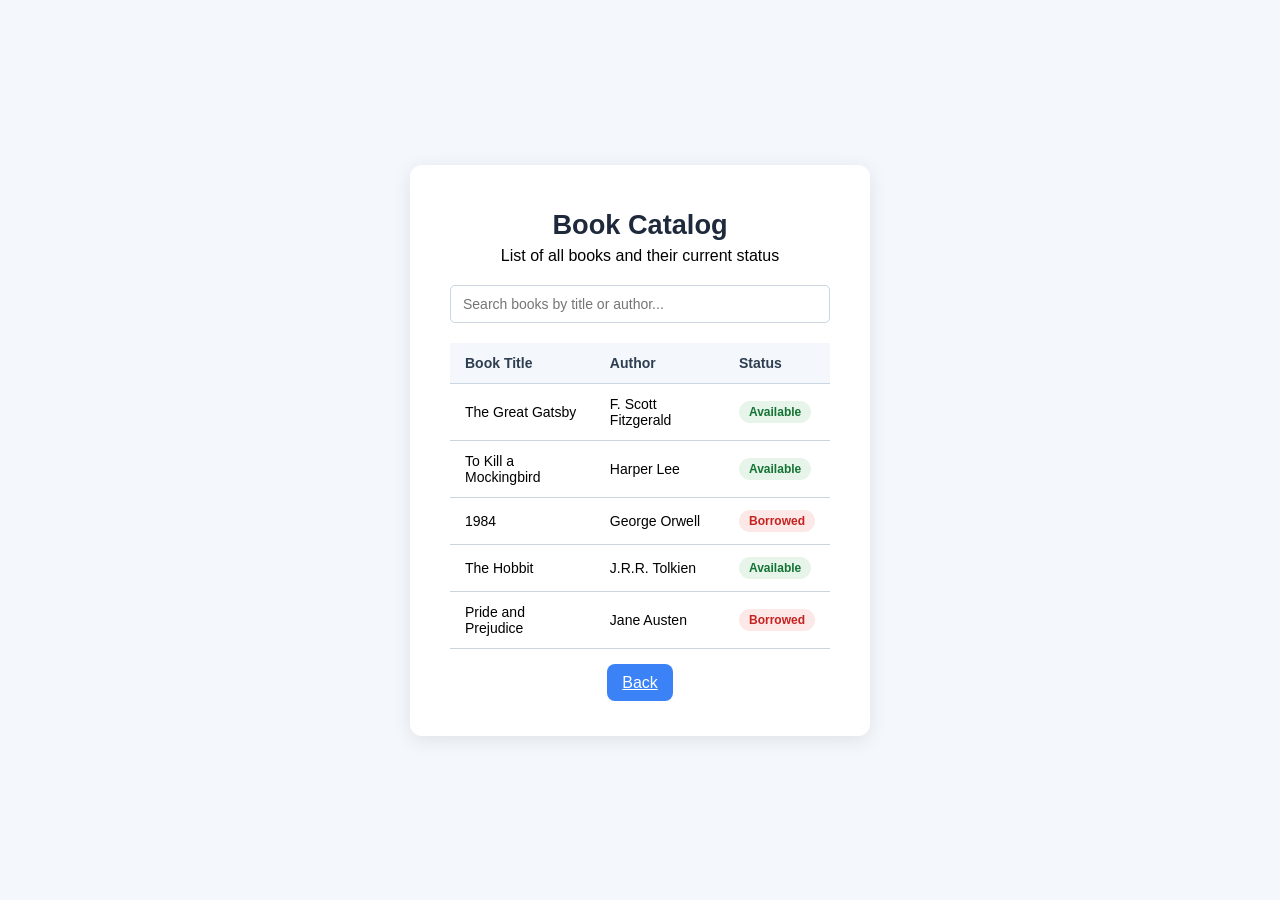
<file: view_books.html>
<html>

<head>
    <title>View Books - Online Library Management System of Nebula Institue of Technology</title>
    <link rel="stylesheet" href="css/index.css">
    <style>
        .container {
            width: 550px;
            /* Slightly wider for the table layout */
        }

        .book-table {
            width: 100%;
            border-collapse: collapse;
            margin-top: 20px;
            text-align: left;
            font-size: 14px;
        }

        .book-table th,
        .book-table td {
            padding: 12px 15px;
            border-bottom: 1px solid #cbd5e0;
        }

        .book-table th {
            background-color: #f4f7fc;
            /* Matches body background color */
            color: #2c3e50;
            /* Matches heading color */
            font-weight: bold;
        }

        .status-badge {
            display: inline-block;
            padding: 4px 10px;
            border-radius: 20px;
            /* Rounded pill style for modern look */
            font-size: 12px;
            font-weight: 600;
        }

        .status-available {
            background-color: #e6f4ea;
            /* Soft modern green */
            color: #137333;
            /* Dark green text */
        }

        .status-borrowed {
            background-color: #fce8e6;
            /* Soft modern red */
            color: #c5221f;
            /* Dark red text */
        }

        .search-box {
            margin: 20px 0 10px 0;
            width: 100%;
        }

        .search-box input {
            width: 100%;
            padding: 10px 12px;
            border: 1px solid #cbd5e0;
            border-radius: 5px;
            font-size: 14px;
            outline: none;
            transition: border-color 0.3s, box-shadow 0.3s;
            background: #fff;
            color: #2d3748;
        }

        .search-box input:focus {
            border-color: #3498db;
            box-shadow: 0 0 0 3px rgba(52, 152, 219, 0.15);
        }

        .actions {
            margin-top: 25px;
        }
    </style>
</head>

<body>
    <div class="container">
        <h1>Book Catalog</h1>
        <p>List of all books and their current status</p>

        <div class="search-box">
            <input type="text" id="searchInput" placeholder="Search books by title or author...">
        </div>

        <table class="book-table">
            <thead>
                <tr>
                    <th>Book Title</th>
                    <th>Author</th>
                    <th>Status</th>
                </tr>
            </thead>
            <tbody>
                <tr>
                    <td>The Great Gatsby</td>
                    <td>F. Scott Fitzgerald</td>
                    <td><span class="status-badge status-available">Available</span></td>
                </tr>
                <tr>
                    <td>To Kill a Mockingbird</td>
                    <td>Harper Lee</td>
                    <td><span class="status-badge status-available">Available</span></td>
                </tr>
                <tr>
                    <td>1984</td>
                    <td>George Orwell</td>
                    <td><span class="status-badge status-borrowed">Borrowed</span></td>
                </tr>
                <tr>
                    <td>The Hobbit</td>
                    <td>J.R.R. Tolkien</td>
                    <td><span class="status-badge status-available">Available</span></td>
                </tr>
                <tr>
                    <td>Pride and Prejudice</td>
                    <td>Jane Austen</td>
                    <td><span class="status-badge status-borrowed">Borrowed</span></td>
                </tr>
            </tbody>
        </table>

        <div class="actions">
            <a href="dashborad.html" class="btn">Back</a>
        </div>
    </div>

    <script>
        document.addEventListener('DOMContentLoaded', () => {
            const searchInput = document.getElementById('searchInput');
            const tableRows = document.querySelectorAll('.book-table tbody tr');

            searchInput.addEventListener('input', () => {
                const query = searchInput.value.toLowerCase().trim();

                tableRows.forEach(row => {
                    const title = row.cells[0].textContent.toLowerCase();
                    const author = row.cells[1].textContent.toLowerCase();

                    if (title.includes(query) || author.includes(query)) {
                        row.style.display = '';
                    } else {
                        row.style.display = 'none';
                    }
                });
            });
        });
    </script>
</body>

</html>
</file>
<file: css/index.css>
/* RESET */
* {
    margin: 0;
    padding: 0;
    box-sizing: border-box;
    font-family: Arial, sans-serif;
}

/* BODY FIX (IMPORTANT) */
body.dashboard-body {
    background: #f4f7fc;
    min-height: 100vh;
    display: block;
    /* ❌ remove flex center */
}

/* NAVBAR */
.navbar {
    display: flex;
    justify-content: space-between;
    align-items: center;
    padding: 15px 30px;
    background: #1e293b;
    color: white;
    position: sticky;
    top: 0;
}

.navbar-brand {
    color: white;
    text-decoration: none;
    font-size: 18px;
    font-weight: bold;
}

/* MAIN WRAPPER */
.dashboard-content {
    max-width: 1200px;
    margin: auto;
    padding: 20px;
}

/* HEADER */
.dashboard-header {
    margin: 20px 0;
}

.dashboard-header h1 {
    font-size: 28px;
    color: #1e293b;
}

.dashboard-header p {
    color: #64748b;
    margin-top: 5px;
}

/* SEARCH BAR */
.search-bar {
    display: flex;
    gap: 10px;
    margin: 20px 0;
}

.search-bar input {
    flex: 1;
    padding: 12px;
    border: 1px solid #cbd5e0;
    border-radius: 8px;
}

/* BUTTONS */
.btn {
    padding: 10px 15px;
    border-radius: 8px;
    border: none;
    cursor: pointer;
    background: #3b82f6;
    color: white;
    transition: 0.3s;
}

.btn:hover {
    background: #2563eb;
}

.btn-secondary {
    background: #64748b;
}

/* STATS GRID */
.stats-row {
    display: grid;
    grid-template-columns: repeat(4, 1fr);
    gap: 15px;
    margin: 25px 0;
}

.stat-card {
    background: white;
    padding: 15px;
    border-radius: 12px;
    box-shadow: 0 4px 10px rgba(0, 0, 0, 0.05);
}

/* QUICK ACTIONS */
.actions-grid {
    display: grid;
    grid-template-columns: repeat(5, 1fr);
    gap: 15px;
    margin: 20px 0;
}

.action-card {
    background: white;
    padding: 20px;
    text-align: center;
    border-radius: 12px;
    text-decoration: none;
    color: #1e293b;
    transition: 0.3s;
}

.action-card:hover {
    transform: translateY(-3px);
}

/* BOOK GRID */
.books-grid {
    display: grid;
    grid-template-columns: repeat(4, 1fr);
    gap: 15px;
    margin-top: 20px;
}

.book-card {
    background: white;
    border-radius: 12px;
    overflow: hidden;
    box-shadow: 0 4px 10px rgba(0, 0, 0, 0.05);
}

/* FOOTER */
.footer {
    text-align: center;
    padding: 20px;
    color: #64748b;
    margin-top: 40px;
}

/* ── AUTH BODY (login / register / index pages) ── */
body {
    background: #f4f7fc;
    min-height: 100vh;
    display: flex;
    align-items: center;
    justify-content: center;
}

.container {
    background: white;
    border-radius: 12px;
    padding: 44px 40px;
    width: 100%;
    max-width: 460px;
    box-shadow: 0 4px 20px rgba(0, 0, 0, 0.09);
    text-align: center;
}

.container h1 {
    font-size: 1.7rem;
    color: #1e293b;
    margin-bottom: 6px;
    font-weight: 700;
}

.subtitle {
    color: #64748b;
    font-size: 0.88rem;
    margin-bottom: 26px;
    display: block;
}

.logo-icon {
    width: 58px;
    height: 58px;
    background: linear-gradient(135deg, #3b82f6, #1d4ed8);
    border-radius: 14px;
    margin: 0 auto 18px;
}

.buttons {
    display: flex;
    gap: 12px;
    justify-content: center;
    margin-top: 24px;
}

.btn-secondary {
    background: #64748b;
    color: white;
}

.btn-secondary:hover {
    background: #475569;
}

/* FORMS */
form {
    text-align: left;
    margin-top: 10px;
}

.form-group {
    margin-bottom: 16px;
}

.form-group label {
    display: block;
    font-weight: 600;
    font-size: 0.82rem;
    color: #374151;
    margin-bottom: 6px;
    text-transform: uppercase;
    letter-spacing: 0.04em;
}

.form-group input,
.form-group select,
.form-group textarea {
    width: 100%;
    padding: 11px 14px;
    border: 1px solid #cbd5e0;
    border-radius: 8px;
    font-size: 0.93rem;
    color: #1e293b;
    background: #f8fafc;
    outline: none;
    transition: border-color 0.2s, box-shadow 0.2s;
    font-family: Arial, sans-serif;
}

.form-group input:focus,
.form-group select:focus,
.form-group textarea:focus {
    border-color: #3b82f6;
    background: #fff;
    box-shadow: 0 0 0 3px rgba(59, 130, 246, 0.15);
}

.form-group textarea {
    resize: vertical;
    min-height: 90px;
}

.form-row {
    display: grid;
    grid-template-columns: 1fr 1fr;
    gap: 16px;
}

.form-actions {
    display: flex;
    gap: 10px;
    margin-top: 22px;
}

.form-actions .btn,
.form-actions input[type="submit"] {
    flex: 1;
    cursor: pointer;
    border: none;
    text-align: center;
    text-decoration: none;
    padding: 12px;
    border-radius: 8px;
    font-weight: 600;
    font-size: 0.9rem;
}

.btn-back {
    background: #f1f5f9;
    color: #475569;
    border: 1px solid #cbd5e0 !important;
    text-decoration: none;
    display: inline-flex;
    align-items: center;
    justify-content: center;
}

.btn-back:hover {
    background: #e2e8f0;
}

/* ALERTS */
.alert-box {
    display: none;
    padding: 12px 16px;
    border-radius: 8px;
    margin-bottom: 18px;
    font-size: 0.88rem;
    font-weight: 500;
}

.alert-success {
    background: #d1fae5;
    color: #065f46;
    border: 1px solid #6ee7b7;
    display: block;
}

.alert-error {
    background: #fee2e2;
    color: #991b1b;
    border: 1px solid #fca5a5;
    display: block;
}

/* AUTH LINKS */
.auth-link {
    margin-top: 18px;
    font-size: 0.87rem;
    color: #64748b;
    text-align: center;
}

.auth-link a {
    color: #3b82f6;
    font-weight: 600;
    text-decoration: none;
}

.auth-link a:hover {
    text-decoration: underline;
}

.divider {
    display: flex;
    align-items: center;
    gap: 10px;
    margin: 18px 0;
    color: #94a3b8;
    font-size: 0.8rem;
}

.divider::before,
.divider::after {
    content: '';
    flex: 1;
    height: 1px;
    background: #e2e8f0;
}

/* PAGE CARD (add books / sub-pages) */
.page-card {
    background: white;
    border-radius: 12px;
    padding: 36px 40px;
    max-width: 620px;
    margin: 40px auto;
    box-shadow: 0 4px 20px rgba(0, 0, 0, 0.08);
}

.page-card h2 {
    font-size: 1.35rem;
    color: #1e293b;
    margin-bottom: 6px;
    font-weight: 700;
}

.page-sub {
    color: #64748b;
    font-size: 0.88rem;
    margin-bottom: 26px;
    display: block;
}

/* NAVBAR ACTIONS */
.navbar-actions {
    display: flex;
    align-items: center;
    gap: 10px;
}

/* RESPONSIVE */
@media (max-width: 768px) {
    .stats-row {
        grid-template-columns: repeat(2, 1fr);
    }

    .actions-grid {
        grid-template-columns: repeat(3, 1fr);
    }

    .books-grid {
        grid-template-columns: repeat(2, 1fr);
    }

    .form-row {
        grid-template-columns: 1fr;
    }
}

@media (max-width: 480px) {
    .container {
        padding: 28px 18px;
        margin: 16px;
    }

    .page-card {
        padding: 24px 18px;
        margin: 16px;
    }

    .actions-grid {
        grid-template-columns: repeat(2, 1fr);
    }

    .form-actions {
        flex-direction: column;
    }

    h1 {
        font-size: 1.35rem;
    }
}
</file>
